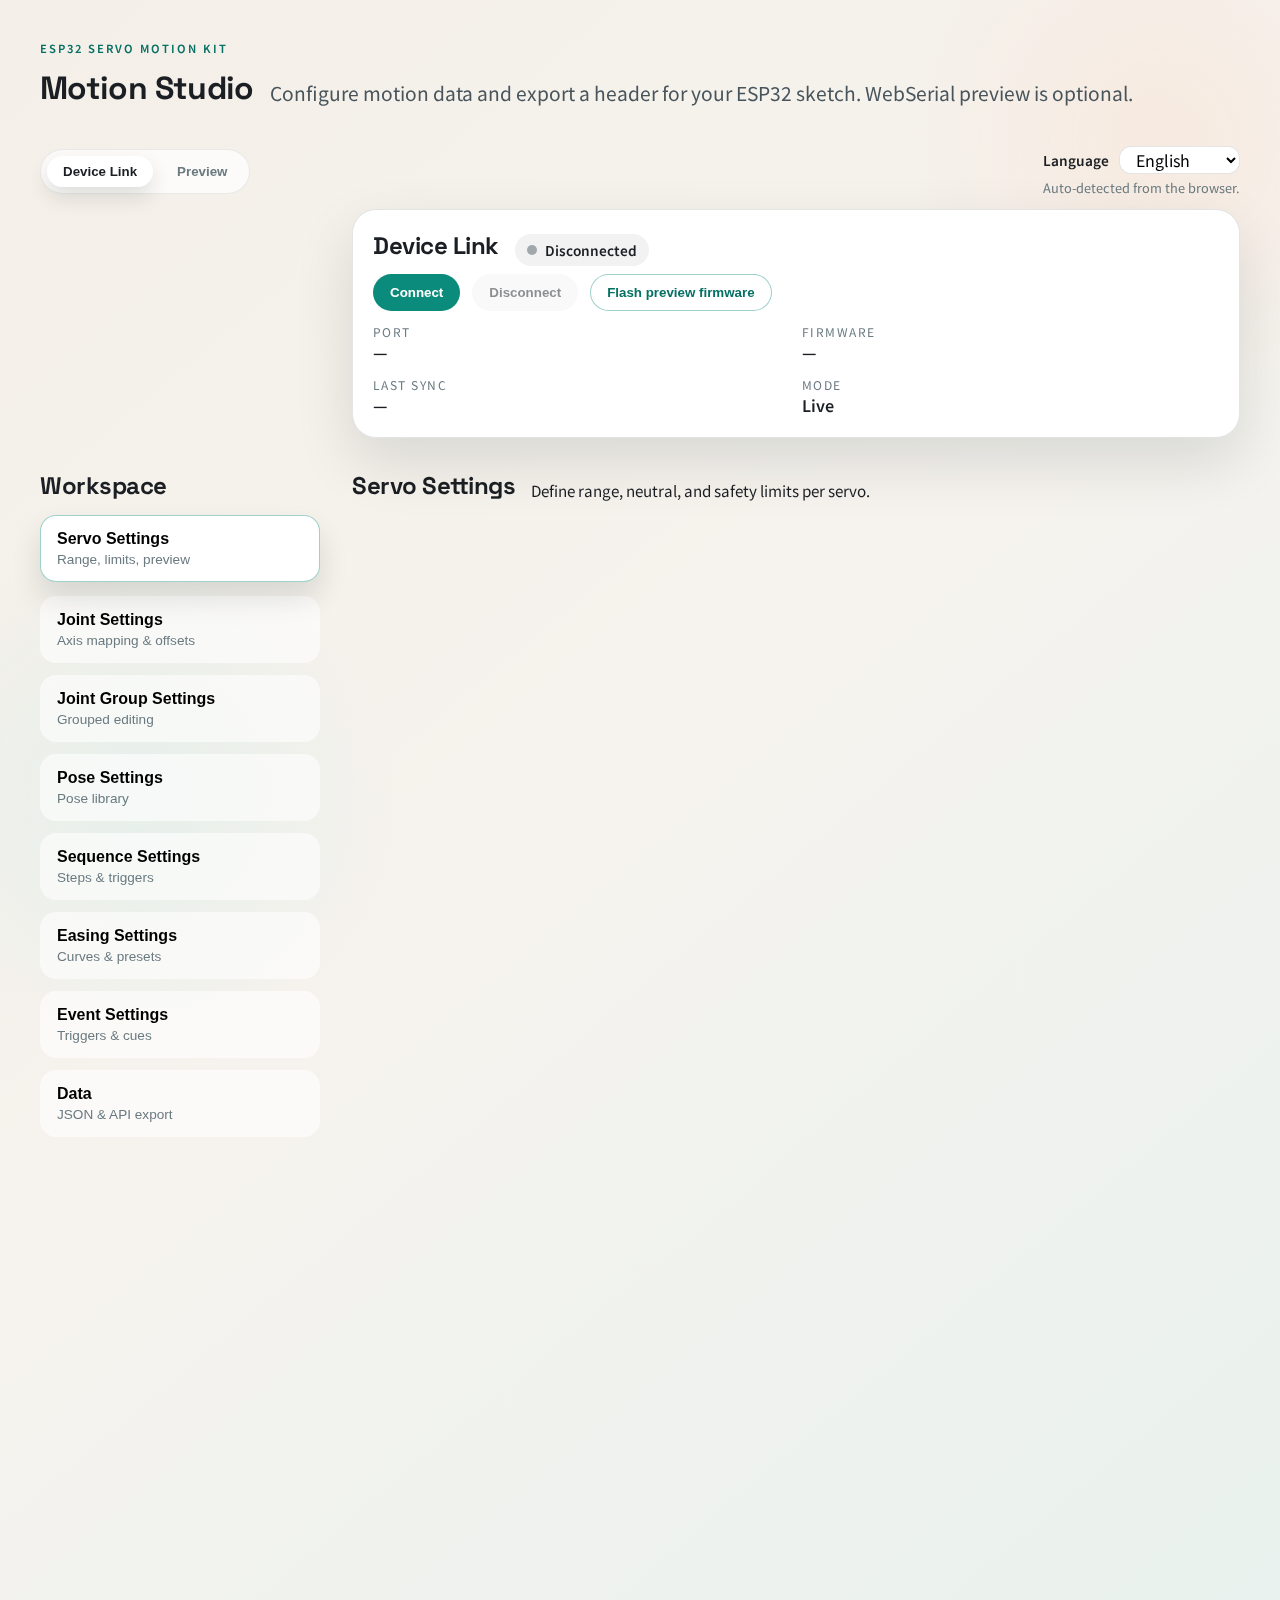
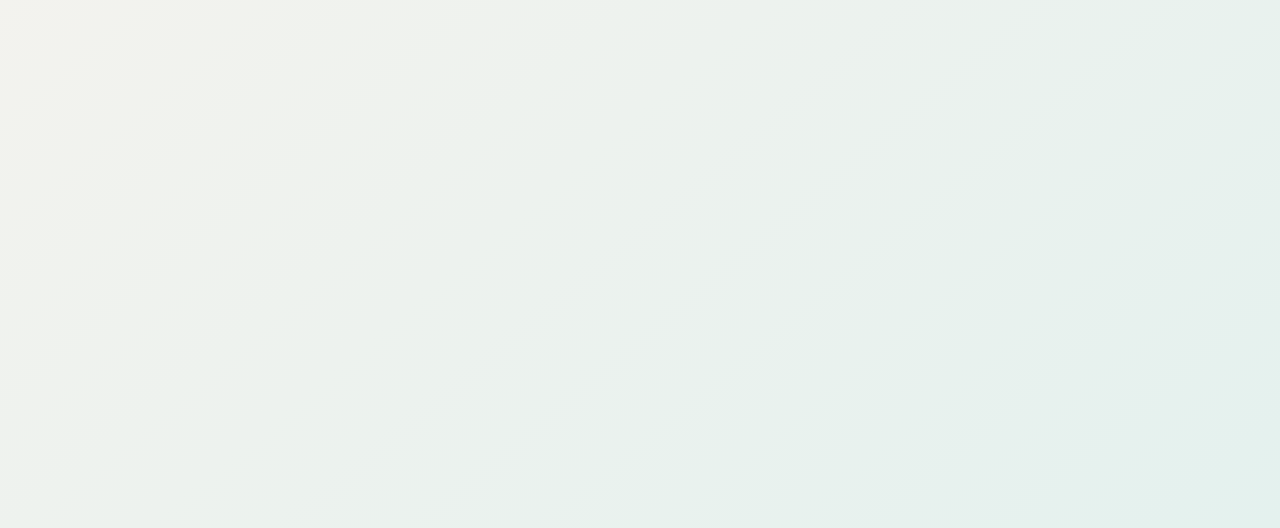
<file: docs/index.html>
<!DOCTYPE html>
<html lang="en">
<head>
  <meta charset="UTF-8" />
  <meta name="viewport" content="width=device-width, initial-scale=1.0" />
  <title>ESP32 Servo Motion Studio</title>
  <link rel="icon" href="./favicon.ico" sizes="any" />
  <link rel="preconnect" href="https://fonts.googleapis.com" />
  <link rel="preconnect" href="https://fonts.gstatic.com" crossorigin />
  <link
    href="https://fonts.googleapis.com/css2?family=Noto+Sans+JP:wght@400;500;700&family=Space+Grotesk:wght@400;500;600;700&display=swap"
    rel="stylesheet"
  />
  <link rel="stylesheet" href="./styles.css" />
</head>
<body>
  <div class="page">
    <header class="hero">
      <div class="hero-brand">
        <span class="eyebrow" data-i18n="app.eyebrow">ESP32 Servo Motion Kit</span>
        <div class="hero-title-row">
          <h1 data-i18n="app.title">Motion Studio</h1>
          <p class="lead" data-i18n="app.subtitle">
            Configure servo, joint, pose, motion, and sequence settings, then export a header for your ESP32 sketch.
            Preview via WebSerial is optional.
          </p>
        </div>
      </div>
      <div class="hero-panel">
        <div class="hero-tabs" data-hero-tabs>
          <div class="hero-tabbar">
            <div class="hero-tablist" role="tablist" aria-label="Hero">
              <button class="hero-tab is-active" role="tab" data-hero-tab="device" aria-selected="true"
                aria-controls="hero-device" data-i18n="device.title">
                Device Link
              </button>
              <button class="hero-tab" role="tab" data-hero-tab="preview" aria-selected="false"
                aria-controls="hero-preview" data-i18n="preview.title">
                Preview
              </button>
            </div>
            <div class="language-block">
              <label for="language-select" data-i18n="language.label">Language</label>
              <select id="language-select" data-i18n-aria="language.aria">
                <option value="en" data-i18n="language.option.en">English</option>
                <option value="ja" data-i18n="language.option.ja">日本語</option>
              </select>
              <p class="hint" data-i18n="language.hint">Auto-detected from the browser.</p>
            </div>
          </div>
          <div class="hero-tab-body">
            <section class="card insight-card hero-summary">
              <h3 data-i18n="insight.title">Workspace Snapshot</h3>
              <div class="card-actions">
                <button class="btn btn-ghost" id="project-new-button" type="button" data-i18n="project.new">New workspace</button>
                <button class="btn btn-outline" id="project-import-button" type="button" data-i18n="common.import">Import project</button>
                <button class="btn btn-secondary" id="project-save-button" type="button" data-i18n="common.save">Save project</button>
                <input class="visually-hidden" id="project-import-input" type="file" accept=".h,application/json" />
              </div>
            </section>
            <div class="hero-tab-panels">
              <section class="card hero-tab-panel is-active" id="hero-device" data-hero-panel="device" aria-hidden="false">
                <header class="panel-header">
                  <div>
                    <h2 data-i18n="device.title">Device Link</h2>
                  </div>
                  <div class="status-pill" id="status-pill">
                    <span class="status-dot"></span>
                    <span id="status-label" data-i18n="device.status.disconnected">Disconnected</span>
                  </div>
                </header>
                <div class="status-actions">
                  <button class="btn btn-primary" id="connect-button" type="button" data-i18n="device.actions.connect">
                    Connect
                  </button>
                  <button class="btn btn-ghost" id="disconnect-button" type="button" data-i18n="device.actions.disconnect">
                    Disconnect
                  </button>
                  <button class="btn btn-outline" id="flash-button" type="button" data-i18n="device.actions.flash">
                    Flash preview firmware
                  </button>
                </div>
                <div class="status-grid">
                  <div>
                    <span class="status-k" data-i18n="device.meta.port">Port</span>
                    <span class="status-v" id="port-label">—</span>
                  </div>
                  <div>
                    <span class="status-k" data-i18n="device.meta.firmware">Firmware</span>
                    <span class="status-v" id="firmware-label">—</span>
                  </div>
                  <div>
                    <span class="status-k" data-i18n="device.meta.sync">Last sync</span>
                    <span class="status-v" id="sync-label">—</span>
                  </div>
                  <div>
                    <span class="status-k" data-i18n="device.meta.mode">Mode</span>
                    <span class="status-v" id="mode-label" data-i18n="device.mode.live">Live</span>
                  </div>
                </div>
              </section>
              <section class="card hero-tab-panel" id="hero-preview" data-hero-panel="preview" aria-hidden="true" hidden>
                <header class="panel-header">
                  <div>
                  <h2 data-i18n="preview.title">Preview</h2>
                </div>
                </header>
                <div class="panel-grid panel-grid--workspace">
                <article class="panel-pane panel-pane--list">
                  <div class="servo-strip" role="list">
                    <div class="servo-card" role="listitem">
                      <div class="servo-card-header">
                        <div class="servo-card-title">servo_front_left</div>
                        <span class="chip">PWM</span>
                      </div>
                      <div class="servo-card-preview">
                        <div class="mini-dial">
                          <div class="mini-needle"></div>
                        </div>
                        <label class="servo-card-controls">
                          <span data-i18n="servo.preview.card.angle">Angle</span>
                          <div class="servo-card-inputs">
                            <input type="range" min="0" max="360" value="92" data-preview-card-angle />
                            <input type="number" min="0" max="360" value="92" data-preview-card-angle-input />
                          </div>
                        </label>
                      </div>
                    </div>
                    <div class="servo-card" role="listitem">
                      <div class="servo-card-header">
                        <div class="servo-card-title">servo_front_right</div>
                        <span class="chip">PWM</span>
                      </div>
                      <div class="servo-card-preview">
                        <div class="mini-dial">
                          <div class="mini-needle"></div>
                        </div>
                        <label class="servo-card-controls">
                          <span data-i18n="servo.preview.card.angle">Angle</span>
                          <div class="servo-card-inputs">
                            <input type="range" min="0" max="360" value="88" data-preview-card-angle />
                            <input type="number" min="0" max="360" value="88" data-preview-card-angle-input />
                          </div>
                        </label>
                      </div>
                    </div>
                    <div class="servo-card" role="listitem">
                      <div class="servo-card-header">
                        <div class="servo-card-title">servo_tail</div>
                        <span class="chip">TTL</span>
                      </div>
                      <div class="servo-card-preview">
                        <div class="mini-dial">
                          <div class="mini-needle"></div>
                        </div>
                        <label class="servo-card-controls">
                          <span data-i18n="servo.preview.card.angle">Angle</span>
                          <div class="servo-card-inputs">
                            <input type="range" min="0" max="360" value="120" data-preview-card-angle />
                            <input type="number" min="0" max="360" value="120" data-preview-card-angle-input />
                          </div>
                        </label>
                      </div>
                    </div>
                    <div class="servo-card" role="listitem">
                      <div class="servo-card-header">
                        <div class="servo-card-title">servo_aux_1</div>
                        <span class="chip">PWM</span>
                      </div>
                      <div class="servo-card-preview">
                        <div class="mini-dial">
                          <div class="mini-needle"></div>
                        </div>
                        <label class="servo-card-controls">
                          <span data-i18n="servo.preview.card.angle">Angle</span>
                          <div class="servo-card-inputs">
                            <input type="range" min="0" max="360" value="75" data-preview-card-angle />
                            <input type="number" min="0" max="360" value="75" data-preview-card-angle-input />
                          </div>
                        </label>
                      </div>
                    </div>
                  </div>
                </article>
              </div>
              </section>
            </div>
          </div>
        </div>
      </div>
    </header>

    <main class="workspace">
      <aside class="tab-rail" role="tablist" aria-label="Workspace" data-i18n-aria="tabs.heading">
        <div class="rail-header">
          <h2 data-i18n="tabs.heading">Workspace</h2>
        </div>
        <button class="tab-button is-active" data-tab="servo" role="tab" aria-selected="true" aria-controls="panel-servo">
          <span class="tab-title" data-i18n="tabs.servo">Servo Settings</span>
          <span class="tab-note" data-i18n="tabs.servo.note">PWM, limits, preview</span>
        </button>
        <button class="tab-button" data-tab="joint" role="tab" aria-selected="false" aria-controls="panel-joint">
          <span class="tab-title" data-i18n="tabs.joint">Joint Settings</span>
          <span class="tab-note" data-i18n="tabs.joint.note">Axis mapping & offsets</span>
        </button>
        <button class="tab-button" data-tab="joint-group" role="tab" aria-selected="false" aria-controls="panel-joint-group">
          <span class="tab-title" data-i18n="tabs.jointGroup">Joint Group Settings</span>
          <span class="tab-note" data-i18n="tabs.jointGroup.note">Grouped editing</span>
        </button>
        <button class="tab-button" data-tab="pose" role="tab" aria-selected="false" aria-controls="panel-pose">
          <span class="tab-title" data-i18n="tabs.pose">Pose Settings</span>
          <span class="tab-note" data-i18n="tabs.pose.note">Pose library</span>
        </button>
        <button class="tab-button" data-tab="sequence" role="tab" aria-selected="false" aria-controls="panel-sequence">
          <span class="tab-title" data-i18n="tabs.sequence">Sequence Settings</span>
          <span class="tab-note" data-i18n="tabs.sequence.note">Steps & triggers</span>
        </button>
        <button class="tab-button" data-tab="easing" role="tab" aria-selected="false" aria-controls="panel-easing">
          <span class="tab-title" data-i18n="tabs.easing">Easing Settings</span>
          <span class="tab-note" data-i18n="tabs.easing.note">Curves & presets</span>
        </button>
        <button class="tab-button" data-tab="event" role="tab" aria-selected="false" aria-controls="panel-event">
          <span class="tab-title" data-i18n="tabs.event">Event Settings</span>
          <span class="tab-note" data-i18n="tabs.event.note">Triggers & cues</span>
        </button>
        <button class="tab-button" data-tab="data" role="tab" aria-selected="false" aria-controls="panel-data">
          <span class="tab-title" data-i18n="tabs.data">Data</span>
          <span class="tab-note" data-i18n="tabs.data.note">JSON & API export</span>
        </button>
      </aside>

      <section class="tab-panels">
        <section class="tab-panel is-active" id="panel-servo" data-panel="servo" role="tabpanel" aria-label="Servo">
          <header class="panel-header">
            <h2 data-i18n="servo.title">Servo Settings</h2>
            <p class="panel-note" data-i18n="servo.desc">Define PWM range, neutral, and safety limits per servo.</p>
          </header>
          <div class="panel-grid panel-grid--workspace">
            <article class="card panel-pane panel-pane--list" style="--delay: 60ms;">
              <div class="list-header">
                <h3 data-i18n="servo.card.list">Servo List</h3>
                <div class="list-actions">
                  <button class="btn btn-outline" type="button" data-i18n="common.add" id="servo-add">Add</button>
                </div>
              </div>
              <label class="form-field list-filter">
                <span data-i18n="common.filter.label">Filter by ID</span>
                <div class="filter-input">
                  <input type="text" data-i18n-placeholder="common.filter.placeholder" placeholder="Filter by ID"
                    id="servo-filter-input" />
                  <button class="filter-clear" type="button" data-clear-for="servo-filter-input" aria-label="Clear">
                    ×
                  </button>
                </div>
              </label>
              <ul class="list" id="servo-list">
                <li class="list-item is-active">
                  <span>servo_front_left</span>
                  <span class="chip">PWM</span>
                </li>
                <li class="list-item">
                  <span>servo_front_right</span>
                  <span class="chip">PWM</span>
                </li>
                <li class="list-item">
                  <span>servo_tail</span>
                  <span class="chip">TTL</span>
                </li>
              </ul>
            </article>
            <article class="card panel-pane panel-pane--editor" style="--delay: 120ms;">
              <h3 data-i18n="servo.card.profile">Servo Profile</h3>
              <div class="form-grid">
                <label class="form-field">
                  <span data-i18n="servo.form.id">Servo ID</span>
                  <input type="text" data-i18n-placeholder="servo.form.id.placeholder" placeholder="servo_front_left"
                    id="servo-id-input" />
                  <span class="field-hint field-error" data-i18n="servo.form.id.duplicate" id="servo-id-error" hidden>
                    Servo ID must be unique.
                  </span>
                </label>
                <label class="form-field">
                  <span data-i18n="servo.form.displayOrder">Display order</span>
                  <input type="number" value="10" min="0" data-i18n-placeholder="servo.form.displayOrder.placeholder"
                    placeholder="10" id="servo-order-input" />
                </label>
                <label class="form-field form-field--full">
                  <span data-i18n="servo.form.description">Description</span>
                  <textarea rows="2" data-i18n-placeholder="servo.form.description.placeholder"
                    placeholder="Left shoulder servo for v1 prototype" id="servo-description-input"></textarea>
                </label>
                <label class="form-field">
                  <span data-i18n="servo.form.type">Type</span>
                  <select data-servo-type-select id="servo-type-select">
                    <option value="pwm" data-i18n="servo.form.type.pwm">PWM</option>
                    <option value="ttl" data-i18n="servo.form.type.ttl">TTL/Bus</option>
                  </select>
                </label>
                <label class="form-field">
                  <span data-i18n="servo.form.mode">Mode</span>
                  <select id="servo-mode-select">
                    <option value="position" data-i18n="servo.form.mode.position">Position (180°)</option>
                    <option value="wheel" data-i18n="servo.form.mode.wheel">Wheel (360°)</option>
                  </select>
                </label>
                <label class="form-field">
                  <span data-i18n="servo.form.previewOffset">Preview offset (deg)</span>
                  <input type="number" value="0" data-preview-offset-input id="servo-preview-offset-input" />
                </label>
                <label class="form-field">
                  <span data-i18n="servo.form.previewDirection">Preview direction</span>
                  <select data-preview-direction-select id="servo-preview-direction-select">
                    <option value="cw" data-i18n="servo.form.previewDirection.cw">Clockwise</option>
                    <option value="ccw" data-i18n="servo.form.previewDirection.ccw">Counterclockwise</option>
                  </select>
                </label>
              </div>
              <div class="servo-type-group is-active" data-servo-type-group="pwm" aria-hidden="false">
                <div class="form-grid">
                  <label class="form-field">
                    <span data-i18n="servo.form.pin">PWM Pin</span>
                    <input type="number" value="18" min="0" id="servo-pwm-pin-input" />
                  </label>
                  <label class="form-field">
                    <span data-i18n="servo.form.pwm.freq">PWM Frequency (Hz)</span>
                    <input type="number" value="50" min="1" id="servo-pwm-freq-input" />
                  </label>
                  <label class="form-field">
                    <span data-i18n="servo.form.pwm.pulseMin">Pulse min (us)</span>
                    <input type="number" value="500" min="0" id="servo-pwm-pulse-min-input" />
                  </label>
                  <label class="form-field">
                    <span data-i18n="servo.form.pwm.pulseMax">Pulse max (us)</span>
                    <input type="number" value="2400" min="0" id="servo-pwm-pulse-max-input" />
                  </label>
                  <label class="form-field">
                    <span data-i18n="servo.form.pwm.center">Pulse center (us)</span>
                    <input type="number" value="1500" min="0" id="servo-pwm-center-input" />
                  </label>
                  <label class="form-field">
                    <span data-i18n="servo.form.pwm.deadband">Deadband (us)</span>
                    <input type="number" value="5" min="0" id="servo-pwm-deadband-input" />
                  </label>
                  <label class="form-field">
                    <span data-i18n="servo.form.pwm.speed">Speed limit (deg/s)</span>
                    <input type="number" value="300" min="0" id="servo-pwm-speed-input" />
                  </label>
                  <label class="form-field">
                    <span data-i18n="servo.form.pwm.angleMin">Angle min (deg)</span>
                    <input type="number" value="0" min="0" max="360" id="servo-pwm-angle-min-input" />
                  </label>
                  <label class="form-field">
                    <span data-i18n="servo.form.pwm.angleMax">Angle max (deg)</span>
                    <input type="number" value="180" min="0" max="360" id="servo-pwm-angle-max-input" />
                  </label>
                  <label class="form-field">
                    <span data-i18n="servo.form.pwm.offset">Offset (deg)</span>
                    <input type="number" value="0" min="-90" max="90" id="servo-pwm-offset-input" />
                  </label>
                </div>
              </div>
              <div class="servo-type-group" data-servo-type-group="ttl" aria-hidden="true" hidden>
                <p class="muted" data-i18n="servo.form.ttl.note">
                  TTL/Bus fields are defined later. Preview UI shows placeholders.
                </p>
                <div class="form-grid">
                  <label class="form-field">
                    <span data-i18n="servo.form.ttl.address">Bus address</span>
                    <input type="number" value="1" min="0" id="servo-ttl-address-input" />
                  </label>
                  <label class="form-field">
                    <span data-i18n="servo.form.ttl.bus">UART bus</span>
                    <input type="text" value="UART0" id="servo-ttl-bus-input" />
                  </label>
                  <label class="form-field">
                    <span data-i18n="servo.form.pwm.speed">Speed limit (deg/s)</span>
                    <input type="number" value="300" min="0" id="servo-ttl-speed-input" />
                  </label>
                  <label class="form-field">
                    <span data-i18n="servo.form.pwm.angleMin">Angle min (deg)</span>
                    <input type="number" value="0" min="0" max="360" id="servo-ttl-angle-min-input" />
                  </label>
                  <label class="form-field">
                    <span data-i18n="servo.form.pwm.angleMax">Angle max (deg)</span>
                    <input type="number" value="180" min="0" max="360" id="servo-ttl-angle-max-input" />
                  </label>
                  <label class="form-field">
                    <span data-i18n="servo.form.pwm.offset">Offset (deg)</span>
                    <input type="number" value="0" min="-90" max="90" id="servo-ttl-offset-input" />
                  </label>
                </div>
              </div>
              <p class="muted" data-i18n="servo.form.angle.note">
                Angle min/max map to pulse min/max. Use joint limits to constrain usable motion.
              </p>
              <div class="card-actions">
                <button class="btn btn-secondary" type="button" data-i18n="common.save" id="servo-save">Save</button>
                <button class="btn btn-outline" type="button" data-i18n="common.duplicate" id="servo-duplicate">
                  Duplicate
                </button>
                <button class="btn btn-ghost" type="button" data-i18n="common.deleteSelected" id="servo-delete">
                  Delete selected
                </button>
              </div>
            </article>
            <article class="card card--accent panel-pane panel-pane--aux" style="--delay: 180ms;">
              <h3 data-i18n="servo.card.preview">Live Preview</h3>
              <div class="preview-dial">
                <div class="dial-face"></div>
                <div class="dial-needle"></div>
              </div>
              <label class="form-field">
                <div class="form-field-row">
                  <span data-i18n="servo.preview.angle">Preview angle</span>
                </div>
                <div class="form-field-row">
                  <input type="range" min="0" max="360" value="90" id="servo-preview-angle" />
                  <input type="number" min="0" max="360" value="90" id="servo-preview-angle-input" />
                </div>
              </label>
              <p class="muted preview-note" data-i18n="servo.preview.offset.note">
                Example: Set preview offset to 270° (or -90°) to start from the left. Use clockwise or
                counterclockwise to flip the rotation direction.
              </p>
              <div class="panel-pill">
                <h4 data-i18n="servo.usage.title">Usage</h4>
                <div class="mini-list" id="servo-usage-list"></div>
              </div>
            </article>
          </div>
        </section>

        <section class="tab-panel" id="panel-joint" data-panel="joint" role="tabpanel" aria-label="Joint">
          <header class="panel-header">
            <h2 data-i18n="joint.title">Joint Settings</h2>
            <p class="panel-note" data-i18n="joint.desc">Bind logical axes to one or more servos.</p>
          </header>
          <div class="panel-grid panel-grid--workspace">
            <article class="card panel-pane panel-pane--list" style="--delay: 60ms;">
              <div class="list-header">
                <h3 data-i18n="joint.card.list">Joint List</h3>
                <div class="list-actions">
                  <button class="btn btn-outline" type="button" data-i18n="common.add" id="joint-add">Add</button>
                </div>
              </div>
              <label class="form-field list-filter">
                <span data-i18n="common.filter.label">Filter by ID</span>
                <div class="filter-input">
                  <input type="text" data-i18n-placeholder="common.filter.placeholder" placeholder="Filter by ID"
                    id="joint-filter-input" />
                  <button class="filter-clear" type="button" data-clear-for="joint-filter-input" aria-label="Clear">
                    ×
                  </button>
                </div>
              </label>
              <ul class="list" id="joint-list"></ul>
            </article>
            <article class="card panel-pane panel-pane--editor" style="--delay: 120ms;">
              <h3 data-i18n="joint.card.settings">Joint Settings</h3>
              <div class="form-grid">
                <label class="form-field">
                  <span data-i18n="joint.form.id">Joint ID</span>
                  <input type="text" data-i18n-placeholder="joint.form.id.placeholder" placeholder="yaw"
                    id="joint-id-input" />
                  <span class="field-hint field-error" data-i18n="joint.form.id.duplicate" id="joint-id-error" hidden>
                    Joint ID must be unique.
                  </span>
                </label>
                <label class="form-field">
                  <span data-i18n="common.form.displayOrder">Display order</span>
                  <input type="number" value="10" min="0" data-i18n-placeholder="common.form.displayOrder.placeholder"
                    placeholder="10" id="joint-order-input" />
                </label>
                <label class="form-field form-field--full">
                  <span data-i18n="common.form.description">Description</span>
                  <textarea rows="2" data-i18n-placeholder="common.form.description.placeholder"
                    placeholder="Joint for head yaw" id="joint-description-input"></textarea>
                </label>
                <label class="form-field">
                  <span data-i18n="joint.form.previewOffset">Preview offset (deg)</span>
                  <input type="number" value="0" id="joint-preview-offset-input" />
                </label>
                <label class="form-field">
                  <span data-i18n="joint.form.previewDirection">Preview direction</span>
                  <select id="joint-preview-direction-select">
                    <option value="cw" data-i18n="joint.form.previewDirection.cw">Clockwise</option>
                    <option value="ccw" data-i18n="joint.form.previewDirection.ccw">Counterclockwise</option>
                  </select>
                </label>
                <label class="form-field">
                  <span data-i18n="joint.form.rangeMin">Servo min (deg)</span>
                  <input type="number" id="joint-range-min-input" readonly aria-readonly="true" />
                </label>
                <label class="form-field">
                  <span data-i18n="joint.form.rangeMax">Servo max (deg)</span>
                  <input type="number" id="joint-range-max-input" readonly aria-readonly="true" />
                </label>
              </div>
              <p class="muted" data-i18n="joint.targets.note">Select target servos.</p>
              <div class="mini-list" id="joint-servo-list"></div>
              <div class="card-actions">
                <button class="btn btn-secondary" type="button" data-i18n="common.save" id="joint-save">Save</button>
                <button class="btn btn-outline" type="button" data-i18n="common.duplicate" id="joint-duplicate">
                  Duplicate
                </button>
                <button class="btn btn-ghost" type="button" data-i18n="common.deleteSelected" id="joint-delete">
                  Delete selected
                </button>
              </div>
            </article>
            <article class="card panel-pane panel-pane--aux" style="--delay: 180ms;">
              <h3 data-i18n="joint.servo.title">Servo Settings</h3>
              <div class="form-grid">
                <div class="form-field">
                  <span data-i18n="joint.servo.id">Target servo</span>
                  <div class="form-value" id="joint-servo-target">servo_front_left</div>
                </div>
                <label class="form-field form-field--toggle">
                  <span data-i18n="joint.servo.direction">Reverse direction</span>
                  <input type="checkbox" id="joint-servo-direction-input" />
                </label>
                <label class="form-field">
                  <span data-i18n="joint.servo.offset">Servo offset (deg)</span>
                  <input type="number" value="0" min="-90" max="90" id="joint-servo-offset-input" />
                </label>
                <label class="form-field">
                  <span data-i18n="joint.servo.min">Servo min (deg)</span>
                  <input type="number" value="0" min="0" max="360" id="joint-servo-min-input" />
                  <span class="field-hint" id="joint-servo-min-hint"></span>
                </label>
                <label class="form-field">
                  <span data-i18n="joint.servo.max">Servo max (deg)</span>
                  <input type="number" value="180" min="0" max="360" id="joint-servo-max-input" />
                  <span class="field-hint" id="joint-servo-max-hint"></span>
                </label>
              </div>
              <div class="card-actions">
                <button class="btn btn-secondary" type="button" data-i18n="common.save" id="joint-servo-save">Save</button>
              </div>
              <div class="panel-pill">
                <h4 data-i18n="joint.usage.title">Usage</h4>
                <div class="mini-list" id="joint-usage-list"></div>
              </div>
            </article>
          </div>
        </section>

        <section class="tab-panel" id="panel-joint-group" data-panel="joint-group" role="tabpanel" aria-label="Joint Group">
          <header class="panel-header">
            <h2 data-i18n="jointGroup.title">Joint Group Settings</h2>
            <p class="panel-note" data-i18n="jointGroup.desc">Bundle joints for quick selection and batch edits.</p>
          </header>
          <div class="panel-grid panel-grid--workspace">
            <article class="card panel-pane panel-pane--list" style="--delay: 60ms;">
              <div class="list-header">
                <h3 data-i18n="jointGroup.card.list">Group List</h3>
                <div class="list-actions">
                  <button class="btn btn-outline" type="button" data-i18n="common.add" id="joint-group-add">Add</button>
                </div>
              </div>
              <label class="form-field list-filter">
                <span data-i18n="common.filter.label">Filter by ID</span>
                <div class="filter-input">
                  <input type="text" data-i18n-placeholder="common.filter.placeholder" placeholder="Filter by ID"
                    id="joint-group-filter-input" />
                  <button class="filter-clear" type="button" data-clear-for="joint-group-filter-input" aria-label="Clear">
                    ×
                  </button>
                </div>
              </label>
              <ul class="list" id="joint-group-list"></ul>
            </article>
            <article class="card panel-pane panel-pane--editor" style="--delay: 120ms;">
              <h3 data-i18n="jointGroup.card.editor">Group Editor</h3>
              <div class="form-grid">
                <label class="form-field">
                  <span data-i18n="jointGroup.form.id">Group ID</span>
                  <input type="text" data-i18n-placeholder="jointGroup.form.id.placeholder" placeholder="jg_upper"
                    id="joint-group-id-input" />
                  <span class="field-hint field-error" data-i18n="jointGroup.form.id.duplicate" id="joint-group-id-error"
                    hidden>
                    Group ID must be unique.
                  </span>
                </label>
                <label class="form-field">
                  <span data-i18n="common.form.displayOrder">Display order</span>
                  <input type="number" value="10" min="0" data-i18n-placeholder="common.form.displayOrder.placeholder"
                    placeholder="10" id="joint-group-order-input" />
                </label>
                <label class="form-field form-field--full">
                  <span data-i18n="common.form.description">Description</span>
                  <textarea rows="2" data-i18n-placeholder="common.form.description.placeholder"
                    placeholder="Upper body group" id="joint-group-description-input"></textarea>
                </label>
              </div>
              <p class="muted" data-i18n="jointGroup.targets.note">Select joints in this group.</p>
              <div class="mini-list" id="joint-group-joint-list"></div>
              <div class="card-actions">
                <button class="btn btn-secondary" type="button" data-i18n="common.save" id="joint-group-save">Save</button>
                <button class="btn btn-outline" type="button" data-i18n="common.duplicate" id="joint-group-duplicate">
                  Duplicate
                </button>
                <button class="btn btn-ghost" type="button" data-i18n="common.deleteSelected" id="joint-group-delete">
                  Delete selected
                </button>
              </div>
            </article>
            <article class="card panel-pane panel-pane--aux" style="--delay: 180ms;">
              <h3 data-i18n="jointGroup.card.summary">Selected Joint</h3>
              <div class="form-grid">
                <div class="form-field">
                  <span data-i18n="jointGroup.summary.id">Joint ID</span>
                  <div class="form-value" id="joint-group-selected">yaw</div>
                </div>
                <div class="form-field">
                  <span data-i18n="jointGroup.summary.servos">Servos</span>
                  <div class="form-value" id="joint-group-servos">2</div>
                </div>
              </div>
              <div class="panel-pill">
                <h4 data-i18n="jointGroup.usage.title">Usage</h4>
                <div class="mini-list" id="joint-group-usage-list"></div>
              </div>
            </article>
          </div>
        </section>

        <section class="tab-panel" id="panel-pose" data-panel="pose" role="tabpanel" aria-label="Pose">
          <header class="panel-header">
            <h2 data-i18n="pose.title">Pose Settings</h2>
            <p class="panel-note" data-i18n="pose.desc">Capture and edit joint angles as reusable poses.</p>
          </header>
          <div class="panel-grid panel-grid--workspace">
            <article class="card panel-pane panel-pane--list" style="--delay: 60ms;">
              <div class="list-header">
                <h3 data-i18n="pose.card.list">Pose List</h3>
                <div class="list-actions">
                  <button class="btn btn-outline" type="button" data-i18n="common.add" id="pose-add">Add</button>
                </div>
              </div>
              <label class="form-field list-filter">
                <span data-i18n="common.filter.label">Filter by ID</span>
                <div class="filter-input">
                  <input type="text" data-i18n-placeholder="common.filter.placeholder" placeholder="Filter by ID"
                    id="pose-filter-input" />
                  <button class="filter-clear" type="button" data-clear-for="pose-filter-input" aria-label="Clear">
                    ×
                  </button>
                </div>
              </label>
              <ul class="list" id="pose-list"></ul>
            </article>
            <article class="card panel-pane panel-pane--editor" style="--delay: 120ms;">
              <h3 data-i18n="pose.card.editor">Pose Editor</h3>
              <div class="form-grid">
                <label class="form-field">
                  <span data-i18n="pose.editor.id">Pose ID</span>
                  <input type="text" data-i18n-placeholder="pose.editor.id.placeholder" placeholder="p_wave"
                    id="pose-id-input" />
                  <span class="field-hint field-error" data-i18n="pose.form.id.duplicate" id="pose-id-error" hidden>
                    Pose ID must be unique.
                  </span>
                </label>
                <label class="form-field">
                  <span data-i18n="common.form.displayOrder">Display order</span>
                  <input type="number" value="10" min="0" data-i18n-placeholder="common.form.displayOrder.placeholder"
                    placeholder="10" id="pose-order-input" />
                </label>
                <label class="form-field form-field--full">
                  <span data-i18n="common.form.description">Description</span>
                  <textarea rows="2" data-i18n-placeholder="common.form.description.placeholder"
                    placeholder="Neutral pose for start" id="pose-description-input"></textarea>
                </label>
                <label class="form-field">
                  <span data-i18n="pose.editor.group">Joint group</span>
                  <select id="pose-group-select"></select>
                </label>
              </div>
              <p class="muted" data-i18n="pose.editor.axes.note">Axes from the selected joint group.</p>
              <div class="mini-list" id="pose-axis-list"></div>
              <h4 class="card-subtitle" data-i18n="pose.triggers.title">Trigger Settings</h4>
              <div class="trigger-list">
                <label class="trigger-row">
                  <span data-i18n="pose.triggers.start">Pose start</span>
                  <select id="pose-trigger-start"></select>
                </label>
                <label class="trigger-row">
                  <span data-i18n="pose.triggers.reached">Pose reached</span>
                  <select id="pose-trigger-reached"></select>
                </label>
                <label class="trigger-row">
                  <span data-i18n="pose.triggers.end">Pose end</span>
                  <select id="pose-trigger-end"></select>
                </label>
                <label class="trigger-row">
                  <span data-i18n="pose.triggers.overrun">Time overrun</span>
                  <select id="pose-trigger-overrun"></select>
                </label>
              </div>
              <p class="muted" data-i18n="pose.triggers.note">
                Pose reached triggers when the sequence movement completes. Pose end triggers after the sequence hold time.
              </p>
              <p class="muted" data-i18n="pose.triggers.overrun.note">
                Time overrun triggers when speed limits extend the move beyond the specified duration.
              </p>
              <div class="card-actions">
                <button class="btn btn-secondary" type="button" data-i18n="common.save" id="pose-save">Save</button>
                <button class="btn btn-outline" type="button" data-i18n="common.duplicate" id="pose-duplicate">
                  Duplicate
                </button>
                <button class="btn btn-ghost" type="button" data-i18n="common.deleteSelected" id="pose-delete">
                  Delete selected
                </button>
              </div>
            </article>
            <article class="card panel-pane panel-pane--aux" style="--delay: 180ms;">
              <h3 data-i18n="pose.axis.title">Axis Settings</h3>
              <div class="form-grid">
                <div class="form-field">
                  <span data-i18n="pose.axis.id">Axis</span>
                  <div class="form-value" id="pose-axis-target">yaw</div>
                </div>
              </div>
              <div class="servo-preview-card">
                <div class="dial mini-dial" data-servo-card-dial>
                  <div class="needle mini-needle" style="transform: translateX(-50%) rotate(10deg);"></div>
                </div>
                <div class="servo-inputs">
                  <label class="form-field">
                    <span data-i18n="pose.axis.value">Angle (deg)</span>
                    <div class="form-field-row">
                      <input type="range" min="0" max="360" value="20" id="pose-axis-range" />
                      <input type="number" value="20" id="pose-axis-input" min="0" max="360" />
                    </div>
                    <p class="field-hint" data-i18n="pose.axis.rangeNote" id="pose-axis-range-note">
                      Range: 0-360 deg
                    </p>
                  </label>
                </div>
              </div>
              <div class="panel-pill">
                <h4 data-i18n="pose.control.title">Control</h4>
                <label class="form-field">
                  <span data-i18n="pose.control.startPose">Start pose</span>
                  <select id="pose-control-start"></select>
                </label>
                <div class="form-grid">
                  <label class="form-field">
                    <span data-i18n="pose.control.duration">Move duration (ms)</span>
                    <input type="number" value="500" id="pose-control-duration" />
                  </label>
                  <label class="form-field">
                    <span data-i18n="pose.control.easing">Base easing</span>
                    <select id="pose-control-easing"></select>
                  </label>
                </div>
                <h4 class="card-subtitle" data-i18n="pose.control.axisEasing">Axis easing overrides</h4>
                <div class="mini-list" id="pose-control-axis-easing"></div>
                <button class="btn btn-secondary" type="button" data-i18n="pose.control.go" id="pose-control-go">
                  Move to target
                </button>
                <p class="muted" data-i18n="pose.control.note">
                  Move to the base pose first, then preview using the move duration and easing settings.
                </p>
              </div>
              <div class="panel-pill">
                <h4 data-i18n="pose.usage.title">Usage</h4>
                <div class="mini-list" id="pose-usage-list"></div>
              </div>
            </article>
          </div>
        </section>

        <section class="tab-panel" id="panel-sequence" data-panel="sequence" role="tabpanel" aria-label="Sequence">
          <header class="panel-header">
            <h2 data-i18n="sequence.title">Sequence Settings</h2>
            <p class="panel-note" data-i18n="sequence.desc">Compose steps, triggers, and reusable sequences for header export.</p>
          </header>
          <div class="panel-grid panel-grid--workspace">
            <article class="card panel-pane panel-pane--list" style="--delay: 60ms;">
              <div class="list-header">
                <h3 data-i18n="sequence.card.list">Sequence List</h3>
                <div class="list-actions">
                  <button class="btn btn-outline" type="button" data-i18n="common.add" id="sequence-add">Add</button>
                </div>
              </div>
              <label class="form-field list-filter">
                <span data-i18n="common.filter.label">Filter by ID</span>
                <div class="filter-input">
                  <input type="text" data-i18n-placeholder="common.filter.placeholder" placeholder="Filter by ID"
                    id="sequence-filter-input" />
                  <button class="filter-clear" type="button" data-clear-for="sequence-filter-input" aria-label="Clear">
                    ×
                  </button>
                </div>
              </label>
              <ul class="list" id="sequence-list"></ul>
            </article>
            <article class="card panel-pane panel-pane--editor" style="--delay: 120ms;">
              <div class="form-grid">
                <label class="form-field">
                  <span data-i18n="sequence.form.id">Sequence ID</span>
                  <input type="text" value="seq_demo" id="sequence-id-input" />
                  <span class="field-hint field-error" data-i18n="sequence.form.id.duplicate" id="sequence-id-error" hidden>
                    Sequence ID must be unique.
                  </span>
                </label>
                <label class="form-field">
                  <span data-i18n="common.form.displayOrder">Display order</span>
                  <input type="number" value="10" min="0" data-i18n-placeholder="common.form.displayOrder.placeholder"
                    placeholder="10" id="sequence-order-input" />
                </label>
                <label class="form-field form-field--full">
                  <span data-i18n="common.form.description">Description</span>
                  <textarea rows="2" data-i18n-placeholder="common.form.description.placeholder"
                    placeholder="Sequence used in demo" id="sequence-description-input"></textarea>
                </label>
              </div>
              <h3 data-i18n="sequence.card.steps">Sequence Steps</h3>
              <ol class="step-list" id="sequence-step-list"></ol>
              <div class="step-actions">
                <button class="btn btn-outline" type="button" data-i18n="sequence.steps.add" id="sequence-step-add">
                  Add step
                </button>
                <div class="step-move">
                  <button class="btn btn-ghost" type="button" data-i18n="sequence.steps.moveUp" id="sequence-step-up">
                    Move up
                  </button>
                  <button class="btn btn-ghost" type="button" data-i18n="sequence.steps.moveDown" id="sequence-step-down">
                    Move down
                  </button>
                </div>
              </div>
              <h4 class="card-subtitle" data-i18n="sequence.triggers.title">Trigger Settings</h4>
              <div class="trigger-list">
                <label class="trigger-row">
                  <span data-i18n="sequence.triggers.start">Sequence start</span>
                  <select id="sequence-trigger-start"></select>
                </label>
                <label class="trigger-row">
                  <span data-i18n="sequence.triggers.end">Sequence end</span>
                  <select id="sequence-trigger-end"></select>
                </label>
              </div>
              <div class="card-actions">
                <button class="btn btn-secondary" type="button" data-i18n="common.save" id="sequence-save">Save</button>
                <button class="btn btn-outline" type="button" data-i18n="common.duplicate" id="sequence-duplicate">
                  Duplicate
                </button>
                <button class="btn btn-ghost" type="button" data-i18n="common.deleteSelected" id="sequence-delete">
                  Delete selected
                </button>
              </div>
            </article>
            <article class="card panel-pane panel-pane--aux" style="--delay: 180ms;">
              <h3 data-i18n="sequence.target.title">Target Settings</h3>
              <div class="form-grid">
                <label class="form-field">
                  <span data-i18n="sequence.target.type">Target type</span>
                  <select id="sequence-target-type">
                    <option value="pose" data-i18n="sequence.target.type.pose">Pose</option>
                    <option value="sequence" data-i18n="sequence.target.type.sequence">Sequence</option>
                  </select>
                </label>
                <label class="form-field">
                  <span data-i18n="sequence.target.id">Target</span>
                  <select id="sequence-target-id"></select>
                </label>
              </div>
              <div class="form-grid" data-sequence-target-group="pose">
                <label class="form-field">
                  <span data-i18n="sequence.pose.duration">Move duration (ms)</span>
                  <input type="number" value="500" id="sequence-pose-duration" />
                </label>
                <label class="form-field">
                  <span data-i18n="sequence.pose.easing">Base easing</span>
                  <select id="sequence-pose-easing"></select>
                </label>
              </div>
              <h4 class="card-subtitle" data-i18n="sequence.pose.axisEasing" data-sequence-target-group="pose">
                Axis easing overrides
              </h4>
              <div class="mini-list" id="sequence-axis-easing" data-sequence-target-group="pose"></div>
              <div class="panel-pill">
                <h4 data-i18n="sequence.control.title">Control</h4>
                <label class="form-field">
                  <span data-i18n="sequence.control.startPose">Start pose</span>
                  <select id="sequence-control-start"></select>
                </label>
                <button class="btn btn-secondary" type="button" data-i18n="sequence.control.go" id="sequence-control-go">
                  Move to target
                </button>
                <p class="muted" data-i18n="sequence.control.note">
                  Move to the base pose first, then play the configured sequence from the beginning.
                </p>
              </div>
              <div class="panel-pill">
                <h4 data-i18n="sequence.usage.title">Usage</h4>
                <div class="mini-list" id="sequence-usage-list"></div>
              </div>
            </article>
          </div>
        </section>

        <section class="tab-panel" id="panel-easing" data-panel="easing" role="tabpanel" aria-label="Easing">
          <header class="panel-header">
            <h2 data-i18n="easing.title">Easing Settings</h2>
            <p class="panel-note" data-i18n="easing.desc">Manage easing presets and custom curves.</p>
          </header>
          <div class="panel-grid panel-grid--workspace">
            <article class="card panel-pane panel-pane--list" style="--delay: 60ms;">
              <div class="list-header">
                <h3 data-i18n="easing.card.list">Easing List</h3>
                <div class="list-actions">
                  <button class="btn btn-outline" type="button" data-i18n="common.add" id="easing-add">Add</button>
                </div>
              </div>
              <label class="form-field list-filter">
                <span data-i18n="common.filter.label">Filter by ID</span>
                <div class="filter-input">
                  <input type="text" data-i18n-placeholder="common.filter.placeholder" placeholder="Filter by ID"
                    id="easing-filter-input" />
                  <button class="filter-clear" type="button" data-clear-for="easing-filter-input" aria-label="Clear">
                    ×
                  </button>
                </div>
              </label>
              <ul class="list" id="easing-list">
                <li class="list-item is-active">
                  <span>e_smooth</span>
                  <span class="chip" data-i18n="easing.list.preset">Preset</span>
                </li>
                <li class="list-item">
                  <span>e_linear</span>
                  <span class="chip" data-i18n="easing.list.preset">Preset</span>
                </li>
                <li class="list-item">
                  <span>e_scurve_strong</span>
                  <span class="chip" data-i18n="easing.list.custom">Custom</span>
                </li>
              </ul>
            </article>
            <article class="card panel-pane panel-pane--editor" style="--delay: 120ms;">
              <h3 data-i18n="easing.card.editor">Curve Editor</h3>
              <div class="form-grid">
                <label class="form-field">
                  <span data-i18n="easing.form.id">Easing ID</span>
                  <input type="text" value="e_smooth" id="easing-id-input" />
                </label>
                <label class="form-field">
                  <span data-i18n="common.form.displayOrder">Display order</span>
                  <input type="number" value="10" min="0" data-i18n-placeholder="common.form.displayOrder.placeholder"
                    placeholder="10" id="easing-order-input" />
                </label>
                <label class="form-field form-field--full">
                  <span data-i18n="common.form.description">Description</span>
                  <textarea rows="2" data-i18n-placeholder="common.form.description.placeholder"
                    placeholder="Smooth easing for demo" id="easing-description-input"></textarea>
                </label>
                <label class="form-field form-field--full">
                  <span data-i18n="easing.form.type">Type</span>
                  <select data-easing-type-select id="easing-type-select">
                    <option value="warpcurve" data-i18n="easing.form.type.warpcurve">WarpCurve</option>
                    <option value="linear" data-i18n="easing.form.preset.linear">Linear</option>
                  </select>
                </label>
                <div class="easing-params form-field--full" data-easing-type-group="warpcurve" aria-hidden="true" hidden>
                  <div class="form-grid">
                    <label class="form-field form-field--full">
                      <span data-i18n="easing.param.shape">Shape (0-255)</span>
                      <input type="number" value="180" min="0" max="255" data-easing-param="shape" />
                      <span class="field-hint" data-i18n="easing.param.shape.note">0=Linear, 120=Soft, 180=Normal, 230=Hard</span>
                    </label>
                    <label class="form-field form-field--full">
                      <span data-i18n="easing.param.bias">Bias (0-255)</span>
                      <input type="number" value="128" min="0" max="255" data-easing-param="bias" />
                      <span class="field-hint" data-i18n="easing.param.bias.note">0=EaseIn, 128=InOut, 255=EaseOut</span>
                    </label>
                    <label class="form-field form-field--full">
                      <span data-i18n="easing.param.symmetry">Symmetry (0-255)</span>
                      <input type="number" value="128" min="0" max="255" data-easing-param="symmetry" />
                      <span class="field-hint" data-i18n="easing.param.symmetry.note">128 recommended in v1.</span>
                    </label>
                    <label class="form-field form-field--full">
                      <span data-i18n="easing.param.overshoot">Overshoot (0-255)</span>
                      <input type="number" value="0" min="0" max="255" data-easing-param="overshoot" />
                      <span class="field-hint" data-i18n="easing.param.overshoot.note">0=None, 40=Small, 80=Med, 140=Big</span>
                    </label>
                    <label class="form-field form-field--full">
                      <span data-i18n="easing.param.overshootTiming">Overshoot timing (0-255)</span>
                      <input type="number" value="170" min="0" max="255" data-easing-param="overshootTiming" />
                      <span class="field-hint" data-i18n="easing.param.overshootTiming.note">Start position; 170 (~0.67) recommended.</span>
                    </label>
                    <label class="form-field form-field--full">
                      <span data-i18n="easing.param.overshootDamping">Overshoot damping (0-255)</span>
                      <input type="number" value="160" min="0" max="255" data-easing-param="overshootDamping" />
                      <span class="field-hint" data-i18n="easing.param.overshootDamping.note">Return speed; 160 (~0.63) recommended.</span>
                    </label>
                  </div>
                </div>
              </div>
              <p class="muted" data-i18n="easing.editor.note">
                Preset entries are read-only. Custom entries adjust parameters based on a preset.
              </p>
              <div class="card-actions">
                <button class="btn btn-secondary" type="button" data-i18n="common.save">Save</button>
                <button class="btn btn-outline" type="button" data-i18n="common.duplicate">Duplicate</button>
                <button class="btn btn-ghost" type="button" data-i18n="common.deleteSelected">Delete selected</button>
              </div>
            </article>
            <article class="card panel-pane panel-pane--aux" style="--delay: 180ms;">
              <h3 data-i18n="easing.card.preview">Timing Curves</h3>
              <div class="curve-panel">
                <h4 data-i18n="easing.graph.velocity">Velocity over time</h4>
                <div class="curve-graph" aria-hidden="true">
                  <svg viewBox="0 0 240 160" role="img" aria-label="Velocity graph">
                    <path class="curve-line curve-line--velocity" d="M8 104 C50 24, 120 24, 232 16" />
                    <path class="curve-axis" d="M8 144 L232 144" />
                    <path class="curve-axis" d="M8 144 L8 16" />
                  </svg>
                </div>
              </div>
              <div class="curve-panel">
                <h4 data-i18n="easing.graph.distance">Distance over time</h4>
                <div class="curve-graph" aria-hidden="true">
                  <svg viewBox="0 0 240 160" role="img" aria-label="Distance graph">
                    <path class="curve-line curve-line--distance" d="M8 104 C90 96, 160 60, 232 16" />
                    <path class="curve-guide" d="M8 16 L232 16" />
                    <path class="curve-axis" d="M8 144 L232 144" />
                    <path class="curve-axis" d="M8 144 L8 16" />
                  </svg>
                </div>
              </div>
              <div class="curve-panel panel-pill">
                <h4 data-i18n="easing.card.usage">Usage</h4>
                <div class="mini-list" id="easing-usage-list"></div>
              </div>
            </article>
          </div>
        </section>

        <section class="tab-panel" id="panel-event" data-panel="event" role="tabpanel" aria-label="Event">
          <header class="panel-header">
            <h2 data-i18n="event.title">Event Settings</h2>
            <p class="panel-note" data-i18n="event.desc">Manage event IDs and numbers. Triggers are set in pose/sequence.</p>
          </header>
          <div class="panel-grid panel-grid--workspace">
            <article class="card panel-pane panel-pane--list" style="--delay: 60ms;">
              <div class="list-header">
                <h3 data-i18n="event.card.list">Event List</h3>
                <div class="list-actions">
                  <button class="btn btn-outline" type="button" data-i18n="common.add" id="event-add">Add</button>
                </div>
              </div>
              <label class="form-field list-filter">
                <span data-i18n="common.filter.label">Filter by ID</span>
                <div class="filter-input">
                  <input type="text" data-i18n-placeholder="common.filter.placeholder" placeholder="Filter by ID"
                    id="event-filter-input" />
                  <button class="filter-clear" type="button" data-clear-for="event-filter-input" aria-label="Clear">
                    ×
                  </button>
                </div>
              </label>
              <ul class="list" id="event-list">
                <li class="list-item is-active">
                  <span>event_sound_a</span>
                  <span class="chip">100</span>
                </li>
              </ul>
            </article>
            <article class="card panel-pane panel-pane--editor" style="--delay: 120ms;">
              <h3 data-i18n="event.card.editor">Event Editor</h3>
              <div class="form-grid">
                <label class="form-field">
                  <span data-i18n="event.form.id">Event ID</span>
                  <input type="text" value="event_sound_a" id="event-id-input" />
                  <span class="field-hint field-error" data-i18n="event.form.id.duplicate" id="event-id-error" hidden>
                    Event ID must be unique.
                  </span>
                </label>
                <label class="form-field">
                  <span data-i18n="common.form.displayOrder">Display order</span>
                  <input type="number" value="10" min="0" data-i18n-placeholder="common.form.displayOrder.placeholder"
                    placeholder="10" id="event-order-input" />
                </label>
                <label class="form-field form-field--full">
                  <span data-i18n="common.form.description">Description</span>
                  <textarea rows="2" data-i18n-placeholder="common.form.description.placeholder"
                    placeholder="Play sound A" id="event-description-input"></textarea>
                </label>
                <label class="form-field">
                  <span data-i18n="event.form.number">Event number</span>
                  <input type="number" value="100" id="event-number-input" min="0" max="65535" />
                  <span class="field-hint field-error" data-i18n="event.form.number.duplicate" id="event-number-error" hidden>
                    Event number must be unique.
                  </span>
                </label>
              </div>
              <div class="card-actions">
                <button class="btn btn-secondary" type="button" data-i18n="common.save">Save</button>
                <button class="btn btn-outline" type="button" data-i18n="common.duplicate" id="event-duplicate">Duplicate</button>
                <button class="btn btn-ghost" type="button" data-i18n="common.deleteSelected" id="event-delete">Delete selected</button>
              </div>
            </article>
            <article class="card panel-pane panel-pane--aux" style="--delay: 180ms;">
              <div class="panel-pill">
                <h4 data-i18n="event.card.usage">Event Usage</h4>
                <div class="mini-list" id="event-usage-list"></div>
              </div>
            </article>
          </div>
        </section>

        <section class="tab-panel" id="panel-data" data-panel="data" role="tabpanel" aria-label="Data">
          <header class="panel-header">
            <h2 data-i18n="data.title">Data Export</h2>
            <p class="panel-note" data-i18n="data.desc">Review internal JSON and generated C++ API output.</p>
          </header>
          <div class="data-tabs" data-data-tabs>
            <div class="data-tablist" role="tablist" aria-label="Data export tabs">
              <button class="data-tab is-active" role="tab" data-data-tab="rich" aria-selected="true"
                aria-controls="data-rich" data-i18n="data.tabs.rich">
                Rich UI JSON
              </button>
              <button class="data-tab" role="tab" data-data-tab="simple" aria-selected="false" aria-controls="data-simple"
                data-i18n="data.tabs.simple">
                Simple JSON
              </button>
              <button class="data-tab" role="tab" data-data-tab="cpp" aria-selected="false" aria-controls="data-cpp"
                data-i18n="data.tabs.cpp">
                C++ API
              </button>
            </div>
            <section class="data-panel is-active" id="data-rich" data-data-panel="rich" role="tabpanel"
              aria-label="Rich UI JSON">
              <textarea class="data-output" rows="24" spellcheck="false" aria-label="Rich UI JSON" id="data-rich-output">{
  "servos": [],
  "joints": [],
  "poses": [],
  "sequences": []
}</textarea>
            </section>
            <section class="data-panel" id="data-simple" data-data-panel="simple" role="tabpanel"
              aria-label="Simple JSON">
              <textarea class="data-output" rows="24" spellcheck="false" aria-label="Simple JSON" id="data-simple-output">{
  "poses": [],
  "sequences": []
}</textarea>
            </section>
            <section class="data-panel" id="data-cpp" data-data-panel="cpp" role="tabpanel" aria-label="C++ API">
              <textarea class="data-output" rows="24" spellcheck="false" aria-label="C++ API" id="data-cpp-output">auto kit = ServoMotionKit();
auto seq = kit.sequence("seq_demo");
</textarea>
            </section>
          </div>
        </section>
      </section>
    </main>
  </div>

  <div class="modal" data-modal="firmware-flash" aria-hidden="true">
    <div class="modal__backdrop" data-modal-close></div>
    <div class="modal__dialog" role="dialog" aria-modal="true" aria-labelledby="firmware-flash-title">
      <header class="modal__header">
        <h2 id="firmware-flash-title" data-i18n="firmware.modal.title">Flash Preview Firmware</h2>
        <p class="modal__detail" data-i18n="firmware.modal.description">
          Select a preview firmware package and transfer it over WebSerial.
        </p>
      </header>
      <div class="modal__body">
        <label class="form-field">
          <span data-i18n="firmware.modal.firmwareLabel">Firmware package</span>
          <select id="firmware-select" data-i18n-aria="firmware.modal.firmwareAria"></select>
        </label>
        <div class="firmware-summary">
          <h3 data-i18n="firmware.modal.summary.title">Summary</h3>
          <p data-firmware-summary-text></p>
        </div>
        <label class="form-field">
          <span data-i18n="firmware.modal.baudrateLabel">Transfer speed</span>
          <select id="firmware-baudrate" data-i18n-aria="firmware.modal.baudrateAria"></select>
          <span class="field-hint" data-i18n="firmware.modal.baudrateHint">
            Choose a speed supported by your board.
          </span>
        </label>
        <label class="checkbox-field">
          <input type="checkbox" id="firmware-erase-before" />
          <span data-i18n="firmware.modal.eraseBefore">Erase flash before transfer</span>
        </label>
        <span class="field-hint" data-i18n="firmware.modal.eraseBeforeHint">
          Runs erase_flash before writing.
        </span>
        <div class="firmware-details">
          <h3 data-i18n="firmware.modal.details.title">Flash options</h3>
          <dl class="firmware-detail-list">
            <div>
              <dt data-i18n="firmware.modal.details.chip">Target</dt>
              <dd data-firmware-detail="chip">--</dd>
            </div>
            <div>
              <dt data-i18n="firmware.modal.details.flashMode">Flash mode</dt>
              <dd data-firmware-detail="flash-mode">--</dd>
            </div>
            <div>
              <dt data-i18n="firmware.modal.details.flashFreq">Flash frequency</dt>
              <dd data-firmware-detail="flash-freq">--</dd>
            </div>
            <div>
              <dt data-i18n="firmware.modal.details.flashSize">Flash size</dt>
              <dd data-firmware-detail="flash-size">--</dd>
            </div>
          </dl>
          <div class="firmware-segments">
            <h4 data-i18n="firmware.modal.segments.title">Write segments</h4>
            <ul data-firmware-segments></ul>
          </div>
        </div>
        <div class="firmware-status">
          <div class="flash-progress" data-flash-progress>
            <progress value="0" max="100"></progress>
            <span data-flash-progress-label>0%</span>
          </div>
          <pre class="flash-log" data-flash-log aria-live="polite"></pre>
        </div>
      </div>
      <div class="modal__footer">
        <button class="btn btn-ghost" type="button" data-modal-close data-i18n="firmware.modal.cancel">Close</button>
        <button class="btn btn-outline" type="button" id="firmware-erase-button" data-i18n="firmware.modal.erase">
          Erase
        </button>
        <button class="btn btn-primary" type="button" id="firmware-start-button" data-i18n="firmware.modal.start">
          Start transfer
        </button>
      </div>
    </div>
  </div>

  <script src="./app.js"></script>
</body>
</html>
</file>
<file: docs/styles.css>
:root {
  color-scheme: light;
  --bg: #f4efe8;
  --bg-alt: #e4f1ee;
  --surface: #ffffff;
  --surface-soft: #f7f6f1;
  --ink: #1b1f23;
  --ink-soft: #47545b;
  --ink-muted: #6a7a80;
  --accent: #0b8b7b;
  --accent-strong: #067064;
  --accent-warm: #f18a4b;
  --border: rgba(27, 31, 35, 0.12);
  --shadow: 0 24px 60px rgba(11, 23, 28, 0.12);
  --radius-lg: 24px;
  --radius-md: 16px;
  --radius-sm: 12px;
  --font-display: "Space Grotesk", "Noto Sans JP", sans-serif;
  --font-body: "Noto Sans JP", "Space Grotesk", sans-serif;
}

* {
  box-sizing: border-box;
}

body {
  margin: 0;
  font-family: var(--font-body);
  background: linear-gradient(140deg, var(--bg) 0%, #f6f3ee 40%, var(--bg-alt) 100%);
  color: var(--ink);
  min-height: 100vh;
  position: relative;
}

.visually-hidden {
  position: absolute;
  width: 1px;
  height: 1px;
  padding: 0;
  margin: -1px;
  overflow: hidden;
  clip: rect(0, 0, 0, 0);
  white-space: nowrap;
  border: 0;
}

body::before,
body::after {
  content: "";
  position: fixed;
  inset: auto;
  width: 520px;
  height: 520px;
  border-radius: 50%;
  filter: blur(0px);
  opacity: 0.32;
  z-index: -1;
}

body::before {
  top: -120px;
  right: -140px;
  background: radial-gradient(circle, #fbd9c5 0%, rgba(251, 217, 197, 0) 70%);
}

body::after {
  bottom: -160px;
  left: -120px;
  background: radial-gradient(circle, #c8ece8 0%, rgba(200, 236, 232, 0) 70%);
}

h1,
h2,
h3 {
  font-family: var(--font-display);
  letter-spacing: -0.02em;
  margin: 0 0 0.6rem;
}

p {
  margin: 0 0 1rem;
  color: var(--ink-soft);
}

a {
  color: inherit;
}

.page {
  padding: clamp(20px, 3.5vw, 40px);
  display: flex;
  flex-direction: column;
  gap: clamp(20px, 3.5vw, 32px);
}

.hero {
  display: grid;
  grid-template-columns: 1fr;
  grid-template-areas:
    "brand"
    "panel";
  gap: clamp(16px, 2.5vw, 28px);
  align-items: start;
}

.hero-brand {
  grid-area: brand;
  display: flex;
  flex-direction: column;
  gap: 12px;
}

.hero-title-row {
  display: grid;
  grid-template-columns: auto minmax(0, 1fr);
  gap: 16px;
  align-items: center;
}

.hero-title-row .lead {
  margin: 0;
}

.eyebrow {
  text-transform: uppercase;
  font-weight: 600;
  letter-spacing: 0.18em;
  font-size: 0.7rem;
  color: var(--accent-strong);
}

.lead {
  font-size: clamp(1rem, 2vw, 1.2rem);
  max-width: none;
}

.hero-tags {
  display: flex;
  flex-wrap: wrap;
  gap: 8px;
}

.tag {
  padding: 6px 12px;
  border-radius: 999px;
  background: rgba(11, 139, 123, 0.1);
  color: var(--accent-strong);
  font-size: 0.85rem;
  font-weight: 600;
}

.hero-panel {
  grid-area: panel;
  display: grid;
  gap: 16px;
}

.hero-tablist {
  width: 100%;
}

.hero-tabbar {
  display: flex;
  align-items: center;
  justify-content: space-between;
  gap: 16px;
  flex-wrap: wrap;
}

.hero-tab {
  flex: 1 1 0;
  text-align: center;
  white-space: nowrap;
}

.hero-tab-body {
  display: grid;
  grid-template-columns: minmax(220px, 280px) minmax(0, 1fr);
  gap: 16px;
  column-gap: 32px;
  align-items: start;
}

.hero-summary,
.hero-tab-panels {
  min-width: 0;
}

.hero-tabs {
  display: flex;
  flex-direction: column;
  gap: 12px;
}

.hero-tablist {
  display: inline-flex;
  gap: 8px;
  background: rgba(255, 255, 255, 0.7);
  padding: 6px;
  border-radius: 999px;
  border: 1px solid rgba(27, 31, 35, 0.08);
  width: fit-content;
}

.hero-tabbar .language-block {
  display: grid;
  grid-template-columns: auto auto;
  align-items: center;
  gap: 4px 8px;
}

.hero-tabbar .language-block label {
  margin: 0;
}

.hero-tabbar .language-block select {
  width: auto;
  min-width: 120px;
}

.hero-tabbar .language-block .hint {
  margin: 0;
  grid-column: 1 / -1;
  text-align: right;
}

.hero-tab {
  border: none;
  background: transparent;
  padding: 8px 16px;
  border-radius: 999px;
  font-weight: 600;
  cursor: pointer;
  color: var(--ink-muted);
  transition: background 0.2s ease, color 0.2s ease;
}

.hero-tab.is-active {
  background: var(--surface);
  color: var(--ink);
  box-shadow: 0 10px 20px rgba(11, 23, 28, 0.12);
}

.hero-tab-panels {
  display: grid;
}

.hero-tab-panel {
  display: none;
}

.hero-tab-panel.is-active {
  display: block;
}

.hero-tab-panel[aria-hidden="true"] {
  display: none;
}

.hero-tab-panel[aria-hidden="false"] {
  display: block;
}

.hero-tab-panel.card {
  animation: none;
  opacity: 1;
  transform: none;
}

.card {
  background: var(--surface);
  border-radius: var(--radius-lg);
  border: 1px solid var(--border);
  padding: 20px;
  box-shadow: var(--shadow);
  position: relative;
  overflow: hidden;
  opacity: 0;
  transform: translateY(10px);
  animation: cardIn 0.6s ease forwards;
  animation-delay: var(--delay, 0ms);
}

.card::after {
  content: "";
  position: absolute;
  inset: 0;
  border-radius: inherit;
  border: 1px solid rgba(255, 255, 255, 0.6);
  pointer-events: none;
  opacity: 0.6;
}

.card--accent {
  background: linear-gradient(160deg, #ffffff 0%, #f4faf9 100%);
}

.status-card {
  display: flex;
  flex-direction: column;
  gap: 14px;
}

.status-header {
  display: flex;
  align-items: center;
  justify-content: space-between;
  gap: 12px;
}

.status-pill {
  display: inline-flex;
  align-items: center;
  gap: 8px;
  padding: 6px 12px;
  border-radius: 999px;
  background: rgba(27, 31, 35, 0.06);
  font-weight: 600;
  font-size: 0.85rem;
}

.status-pill.is-connected {
  background: rgba(11, 139, 123, 0.15);
  color: var(--accent-strong);
}

.status-pill.is-unsupported {
  background: rgba(241, 138, 75, 0.15);
  color: #c84d12;
}

.status-pill.is-connecting {
  background: rgba(27, 31, 35, 0.12);
}

.status-dot {
  width: 10px;
  height: 10px;
  border-radius: 50%;
  background: #a0a8ac;
}

.status-pill.is-connected .status-dot {
  background: var(--accent-strong);
}

.status-pill.is-unsupported .status-dot {
  background: #c84d12;
}

.status-note {
  margin-bottom: 0;
  color: var(--ink-muted);
}

.status-actions {
  display: flex;
  gap: 12px;
  flex-wrap: wrap;
}

.toggle {
  display: flex;
  align-items: center;
  gap: 10px;
  font-size: 0.9rem;
}

.status-grid,
.insight-grid {
  display: grid;
  grid-template-columns: repeat(2, minmax(0, 1fr));
  gap: 12px;
}

.status-grid {
  margin-top: 12px;
}

.status-k,
.insight-k {
  display: block;
  font-size: 0.75rem;
  text-transform: uppercase;
  letter-spacing: 0.12em;
  color: var(--ink-muted);
}

.status-v,
.insight-v {
  font-size: 1rem;
  font-weight: 600;
}

.insight-card {
  display: flex;
  flex-direction: column;
  gap: 16px;
}

.language-block label {
  font-size: 0.85rem;
  font-weight: 600;
  display: block;
  margin-bottom: 6px;
}

.language-block select {
  width: 100%;
  padding: 0 12px;
  border-radius: var(--radius-sm);
  border: 1px solid var(--border);
  background: #fff;
  font: inherit;
}

.hint {
  font-size: 0.8rem;
  color: var(--ink-muted);
}

.workspace {
  display: grid;
  grid-template-columns: minmax(220px, 280px) minmax(0, 1fr);
  gap: clamp(20px, 3vw, 32px);
}

.tab-rail {
  display: flex;
  flex-direction: column;
  gap: 12px;
  position: sticky;
  top: 24px;
  align-self: start;
}

.rail-header h2 {
  margin-bottom: 4px;
}

.tab-button {
  border: 1px solid transparent;
  background: rgba(255, 255, 255, 0.6);
  border-radius: var(--radius-md);
  padding: 14px 16px;
  text-align: left;
  cursor: pointer;
  display: grid;
  gap: 4px;
  transition: border 0.2s ease, transform 0.2s ease, background 0.2s ease;
}

.tab-button .tab-title {
  font-weight: 600;
  font-size: 1rem;
}

.tab-button .tab-note {
  font-size: 0.85rem;
  color: var(--ink-muted);
}

.tab-button.is-active {
  background: var(--surface);
  border-color: rgba(11, 139, 123, 0.4);
  box-shadow: 0 16px 30px rgba(11, 23, 28, 0.12);
  transform: translateY(-2px);
}

.tab-panels {
  display: flex;
  flex-direction: column;
  gap: 24px;
}

.tab-panel {
  display: none;
  animation: panelFade 0.4s ease;
}

.tab-panel.is-active {
  display: block;
}

.panel-header {
  display: flex;
  align-items: center;
  justify-content: flex-start;
  flex-wrap: wrap;
  gap: 16px;
  margin-bottom: 4px;
}

.panel-note {
  margin: 0;
  color: var(--ink-50);
  font-size: 0.95rem;
  text-align: left;
}

.panel-actions {
  display: flex;
  gap: 12px;
  flex-wrap: wrap;
}

.panel-grid {
  display: grid;
  grid-template-columns: repeat(auto-fit, minmax(240px, 1fr));
  gap: 20px;
}

.panel-grid--workspace {
  grid-template-columns: minmax(240px, 1fr) minmax(320px, 1.4fr) minmax(240px, 1fr);
  align-items: start;
}

.panel-pane--list .list {
  max-height: 320px;
  overflow: auto;
}

#panel-event .panel-pane--list .list {
  max-height: none;
  overflow: visible;
}

#panel-easing .panel-pane--list .list {
  max-height: none;
  overflow: visible;
}

#panel-sequence .panel-pane--list .list {
  max-height: none;
  overflow: visible;
}

#panel-pose .panel-pane--list .list,
#panel-joint-group .panel-pane--list .list,
#panel-joint .panel-pane--list .list,
#panel-servo .panel-pane--list .list {
  max-height: none;
  overflow: visible;
}

.list-header {
  display: flex;
  align-items: center;
  justify-content: space-between;
  gap: 12px;
  margin-bottom: 10px;
}

.list-actions {
  display: flex;
  gap: 8px;
  flex-wrap: wrap;
}

.list-filter {
  margin-bottom: 10px;
}

.filter-input {
  position: relative;
}

.filter-input input {
  padding-right: 36px;
}

.filter-clear {
  position: absolute;
  right: 10px;
  top: 50%;
  transform: translateY(-50%);
  border: none;
  background: rgba(27, 31, 35, 0.08);
  color: var(--ink-muted);
  width: 22px;
  height: 22px;
  border-radius: 999px;
  cursor: pointer;
  display: grid;
  place-items: center;
  font-size: 16px;
  line-height: 1;
}

.filter-clear:hover {
  background: rgba(27, 31, 35, 0.14);
}

.aux-block {
  margin-top: 16px;
  padding-top: 12px;
  border-top: 1px dashed var(--border);
}

.panel-pane--aux h4 {
  margin: 0 0 6px;
  font-size: 0.95rem;
}

.form-grid {
  display: grid;
  grid-template-columns: repeat(auto-fit, minmax(160px, 1fr));
  gap: 12px;
}

.form-field {
  display: flex;
  flex-direction: column;
  gap: 6px;
  font-size: 0.85rem;
  font-weight: 600;
}

.form-field-row {
  display: flex;
  align-items: center;
  justify-content: space-between;
  gap: 12px;
}

.form-value {
  font-weight: 600;
  color: var(--ink-muted);
  font-size: 0.85rem;
}

.form-field-row input[type="number"] {
  width: 90px;
}

.form-field-row input[type="range"] {
  flex: 1 1 auto;
  min-width: 140px;
}

.form-field--full {
  grid-column: 1 / -1;
}

.form-field input,
.form-field select,
.form-field textarea {
  padding: 10px 12px;
  border-radius: var(--radius-sm);
  border: 1px solid var(--border);
  font: inherit;
  background: #fff;
}

.form-field input[type="range"] {
  padding: 0;
}

.form-field--toggle {
  flex-direction: row;
  align-items: center;
  justify-content: space-between;
}

.form-field--toggle input {
  width: 42px;
  height: 22px;
}

.servo-type-group {
  display: none;
  margin-top: 12px;
}

.servo-type-group.is-active {
  display: block;
}

.btn {
  border: 1px solid transparent;
  padding: 10px 16px;
  border-radius: 999px;
  font-weight: 600;
  cursor: pointer;
  transition: transform 0.2s ease, box-shadow 0.2s ease;
}

.btn:hover {
  transform: translateY(-1px);
  box-shadow: 0 10px 20px rgba(11, 23, 28, 0.12);
}

.btn-primary {
  background: var(--accent);
  color: #fff;
}

.btn-secondary {
  background: #1f2d33;
  color: #fff;
}

.btn-outline {
  background: #fff;
  border-color: rgba(11, 139, 123, 0.4);
  color: var(--accent-strong);
}

.btn-ghost {
  background: rgba(27, 31, 35, 0.06);
  color: var(--ink);
}

.badge {
  display: inline-flex;
  align-items: center;
  padding: 2px 8px;
  border-radius: 999px;
  background: rgba(27, 31, 35, 0.08);
  color: var(--ink-muted);
  font-size: 0.75rem;
  font-weight: 600;
}

.panel-pill .mini-row .badge {
  justify-self: end;
}

.btn:disabled {
  opacity: 0.5;
  cursor: not-allowed;
  box-shadow: none;
  transform: none;
}

.preview-dial {
  width: 160px;
  height: 160px;
  margin: 12px auto 20px;
  position: relative;
}

.dial-face {
  width: 100%;
  height: 100%;
  border-radius: 50%;
  border: 10px solid rgba(11, 139, 123, 0.2);
  background: radial-gradient(circle at 30% 30%, #ffffff 0%, #edf7f6 60%, #dff1ef 100%);
}

.dial-needle {
  position: absolute;
  width: 3px;
  height: 60px;
  background: var(--accent-warm);
  top: 20px;
  left: 50%;
  transform-origin: bottom center;
  transform: translateX(-50%) rotate(20deg);
  border-radius: 99px;
  box-shadow: 0 0 10px rgba(241, 138, 75, 0.6);
}

.card-actions {
  display: flex;
  flex-wrap: wrap;
  gap: 10px;
}

.curve-panel {
  margin-top: 12px;
}

.curve-panel h4 {
  margin: 0 0 6px;
  font-size: 0.9rem;
}

.curve-graph {
  border-radius: var(--radius-sm);
  border: 1px solid rgba(27, 31, 35, 0.12);
  background: #fff;
  padding: 8px;
}

.curve-graph svg {
  width: 100%;
  height: auto;
  display: block;
}

.curve-line {
  fill: none;
  stroke-width: 3;
}

.curve-line--velocity {
  stroke: #0b8b7b;
}

.curve-line--distance {
  stroke: #f18a4b;
}

.curve-axis {
  fill: none;
  stroke: rgba(27, 31, 35, 0.2);
  stroke-width: 1;
}

.curve-guide {
  fill: none;
  stroke: rgba(27, 31, 35, 0.18);
  stroke-width: 1;
  stroke-dasharray: 4 4;
}

.easing-params {
  margin-top: 8px;
}

.easing-params .form-grid {
  grid-template-columns: 1fr;
}

.easing-params .form-field input {
  width: 100%;
}

.easing-params .form-field--full,
.easing-params .form-field--full input {
  width: 100%;
  max-width: none;
}

.card-subtitle {
  margin: 12px 0 6px;
  font-size: 0.95rem;
}

.trigger-list {
  display: grid;
  gap: 8px;
}

.trigger-row {
  display: flex;
  align-items: center;
  justify-content: space-between;
  gap: 12px;
  font-size: 0.85rem;
  font-weight: 600;
}

.trigger-row select {
  min-width: 200px;
  padding: 10px 12px;
  border-radius: var(--radius-sm);
  border: 1px solid var(--border);
  font: inherit;
  background: #fff;
}

.panel-pane--editor .card-actions {
  margin-top: 12px;
}

.panel-pane--aux .card-actions {
  margin-top: 12px;
}

.data-tabs {
  display: grid;
  gap: 16px;
}

.data-tablist {
  display: inline-flex;
  gap: 8px;
  background: rgba(255, 255, 255, 0.7);
  padding: 6px;
  border-radius: 999px;
  border: 1px solid rgba(27, 31, 35, 0.08);
  width: fit-content;
}

.data-tab {
  border: none;
  background: transparent;
  padding: 8px 16px;
  border-radius: 999px;
  font-weight: 600;
  cursor: pointer;
}

.data-tab.is-active {
  background: #1f2d33;
  color: #fff;
}

.data-panel {
  display: none;
}

.data-panel.is-active {
  display: block;
}

.data-output {
  width: 100%;
  min-height: 420px;
  padding: 16px;
  border-radius: var(--radius-md);
  border: 1px solid var(--border);
  background: #fff;
  font-family: "JetBrains Mono", "Fira Mono", "Source Code Pro", monospace;
  font-size: 0.9rem;
  line-height: 1.5;
  color: #1f2d33;
  resize: vertical;
}

.panel-pill {
  margin-top: 16px;
  padding: 14px;
  border-radius: var(--radius-md);
  background: rgba(11, 139, 123, 0.06);
  border: 1px solid rgba(11, 139, 123, 0.2);
  display: grid;
  gap: 12px;
  min-width: 0;
}

.panel-pill .form-grid {
  min-width: 0;
}

.panel-pill .form-field,
.panel-pill .form-field select,
.panel-pill .form-field input,
.panel-pill .mini-select {
  width: 100%;
  min-width: 0;
  max-width: 100%;
  box-sizing: border-box;
}

.panel-pill .mini-row {
  display: grid;
  grid-template-columns: 72px minmax(0, 1fr);
  align-items: center;
  gap: 8px;
}

.panel-pill .mini-row--header {
  grid-template-columns: minmax(0, 1fr);
  width: 100%;
}

.panel-pill .mini-k {
  min-width: 0;
  text-align: left;
}

.panel-pill h4 {
  margin: 0;
  font-size: 0.95rem;
}

.preview-note {
  margin-top: 12px;
}

.checklist {
  display: grid;
  gap: 8px;
}

.checklist label {
  display: flex;
  gap: 8px;
  align-items: center;
  font-size: 0.9rem;
  color: var(--ink-soft);
}

.list {
  list-style: none;
  padding: 0;
  margin: 0 0 12px;
  display: grid;
  gap: 8px;
}

.list-item {
  padding: 10px 12px;
  border-radius: var(--radius-sm);
  background: rgba(11, 139, 123, 0.08);
  display: flex;
  align-items: center;
  justify-content: space-between;
  gap: 8px;
  cursor: pointer;
  transition: transform 0.2s ease, box-shadow 0.2s ease;
  min-width: 0;
}

.list-item span:first-child {
  display: block;
  flex: 1 1 auto;
  min-width: 0;
  overflow: hidden;
  text-overflow: ellipsis;
  white-space: nowrap;
}

.list-item.is-active {
  background: rgba(241, 138, 75, 0.16);
}

.list-item:hover {
  transform: translateY(-1px);
  box-shadow: 0 10px 20px rgba(11, 23, 28, 0.12);
}

.servo-strip {
  display: grid;
  grid-auto-flow: column;
  grid-auto-columns: 220px;
  gap: 12px;
  width: 100%;
  overflow-x: auto;
  padding-bottom: 6px;
  scroll-snap-type: x mandatory;
}

#hero-preview .panel-grid--workspace {
  grid-template-columns: 1fr;
}

.servo-card {
  background: rgba(11, 139, 123, 0.08);
  border-radius: var(--radius-sm);
  padding: 12px;
  display: flex;
  flex-direction: column;
  gap: 10px;
  min-height: 96px;
  scroll-snap-align: start;
}

.servo-card-title {
  font-weight: 600;
  font-size: 0.95rem;
}

.servo-card-header {
  display: flex;
  align-items: center;
  justify-content: space-between;
  gap: 8px;
}

.servo-card-preview {
  display: grid;
  grid-template-columns: 64px minmax(0, 1fr);
  gap: 10px;
  align-items: center;
}

.mini-dial {
  width: 64px;
  height: 64px;
  border-radius: 50%;
  border: 6px solid rgba(11, 139, 123, 0.2);
  background: radial-gradient(circle at 30% 30%, #ffffff 0%, #edf7f6 60%, #dff1ef 100%);
  position: relative;
}

.mini-needle {
  position: absolute;
  width: 2px;
  height: 24px;
  background: var(--accent-warm);
  top: 2px;
  left: 50%;
  transform-origin: bottom center;
  transform: translateX(-50%) rotate(0deg);
  border-radius: 99px;
}

.servo-preview-card {
  display: grid;
  grid-template-columns: 1fr;
  gap: 12px;
  align-items: start;
}

.servo-preview-card .mini-dial {
  width: 160px;
  height: 160px;
  border-width: 10px;
  margin: 0 auto;
}

.servo-preview-card .mini-needle {
  width: 3px;
  height: 60px;
  top: 20px;
}

.servo-preview-card .servo-inputs {
  width: 100%;
}

.servo-card-controls {
  display: flex;
  flex-direction: column;
  gap: 6px;
  font-size: 0.8rem;
  font-weight: 600;
}

.servo-card-inputs {
  display: flex;
  flex-direction: column;
  align-items: stretch;
  gap: 8px;
}

.servo-card-inputs input[type="range"] {
  width: 100%;
}

.servo-card-inputs input[type="number"] {
  width: 52px;
  margin-left: auto;
}


.chip {
  padding: 4px 10px;
  border-radius: 999px;
  background: rgba(27, 31, 35, 0.08);
  font-size: 0.75rem;
  font-weight: 600;
}

.mini-table {
  width: 100%;
  border-collapse: collapse;
}

.mini-table th {
  text-align: left;
  font-size: 0.75rem;
  text-transform: uppercase;
  letter-spacing: 0.12em;
  color: var(--ink-muted);
}

.mini-table td {
  padding: 6px 0;
}

.mini-table input {
  width: 100%;
}

.mini-list {
  display: grid;
  gap: 8px;
}

.timeline {
  display: flex;
  flex-wrap: wrap;
  gap: 10px;
  padding: 10px;
  border-radius: var(--radius-sm);
  background: rgba(11, 139, 123, 0.08);
}

.timeline-chip {
  padding: 6px 12px;
  border-radius: 999px;
  background: #fff;
  border: 1px solid rgba(11, 139, 123, 0.25);
  font-weight: 600;
}

.timeline-gap {
  font-size: 0.85rem;
  color: var(--ink-muted);
  padding: 6px 0;
}

.step-list {
  list-style: none;
  margin: 0 0 12px;
  padding: 0;
  display: grid;
  gap: 10px;
}

.step-list li {
  display: flex;
  align-items: center;
  justify-content: space-between;
  gap: 12px;
  padding: 10px 12px;
  border-radius: var(--radius-sm);
  background: rgba(27, 31, 35, 0.05);
}

.step-list li.is-active {
  border: 1px solid rgba(11, 139, 123, 0.4);
  background: rgba(11, 139, 123, 0.08);
}

.step-actions {
  display: flex;
  align-items: center;
  justify-content: space-between;
  gap: 12px;
  flex-wrap: wrap;
  margin-bottom: 12px;
}

.step-move {
  display: inline-flex;
  gap: 8px;
  flex-wrap: wrap;
}

.step-title {
  font-weight: 600;
}

.muted {
  color: var(--ink-muted);
}

.mini-row {
  display: flex;
  justify-content: space-between;
  align-items: center;
  gap: 12px;
  padding: 8px 8px;
  border-radius: 8px;
  border-bottom: 1px dashed rgba(27, 31, 35, 0.12);
}

.mini-row.is-active {
  background: rgba(11, 139, 123, 0.12);
}

.mini-row:last-child {
  border-bottom: none;
}

.mini-k {
  font-weight: 600;
}

.mini-select {
  background: none;
  border: none;
  padding: 0;
  font: inherit;
  color: var(--ink-80);
  font-weight: 600;
  cursor: pointer;
}

.mini-select:focus-visible {
  outline: 2px solid var(--accent);
  outline-offset: 2px;
  border-radius: 6px;
}

.mini-v {
  color: var(--ink-muted);
}

#pose-axis-list .mini-v {
  width: 56px;
  text-align: right;
  font-variant-numeric: tabular-nums;
}

#pose-control-axis-easing .mini-row {
  grid-template-columns: minmax(0, 1fr) auto;
}

#pose-control-axis-easing .mini-select {
  width: 160px;
}

.mini-row input[type="checkbox"] {
  accent-color: var(--accent);
}

.form-value {
  padding: 10px 12px;
  border-radius: var(--radius-sm);
  background: rgba(27, 31, 35, 0.06);
  font-size: 0.95rem;
  color: var(--ink-80);
}

@keyframes cardIn {
  from {
    opacity: 0;
    transform: translateY(16px);
  }

  to {
    opacity: 1;
    transform: translateY(0);
  }
}

@keyframes panelFade {
  from {
    opacity: 0;
    transform: translateY(8px);
  }

  to {
    opacity: 1;
    transform: translateY(0);
  }
}

body.modal-open {
  overflow: hidden;
}

.modal {
  position: fixed;
  inset: 0;
  display: flex;
  align-items: center;
  justify-content: center;
  padding: 24px;
  opacity: 0;
  pointer-events: none;
  transition: opacity 0.25s ease;
  z-index: 2000;
}

.modal.is-visible {
  opacity: 1;
  pointer-events: auto;
}

.modal__backdrop {
  position: absolute;
  inset: 0;
  background: rgba(10, 22, 24, 0.45);
  backdrop-filter: blur(2px);
}

.modal__dialog {
  position: relative;
  z-index: 1;
  width: min(700px, 100%);
  max-height: min(86vh, 760px);
  background: var(--surface);
  border-radius: var(--radius-lg);
  border: 1px solid var(--border);
  padding: 24px;
  box-shadow: var(--shadow);
  display: flex;
  flex-direction: column;
  gap: 16px;
  overflow: hidden;
}

.modal__header h2 {
  margin: 0 0 6px;
}

.modal__detail {
  margin: 0;
  color: var(--ink-muted);
  font-size: 0.9rem;
}

.modal__body {
  display: flex;
  flex-direction: column;
  gap: 14px;
  overflow-y: auto;
  padding-right: 6px;
}

.modal__footer {
  display: flex;
  gap: 12px;
  justify-content: flex-end;
  flex-wrap: wrap;
}

.field-hint {
  font-size: 0.82rem;
  color: var(--ink-muted);
}

.field-error {
  color: #b0453c;
}

.form-field input.is-error {
  border-color: #b0453c;
}

.checkbox-field {
  display: flex;
  align-items: center;
  gap: 10px;
  font-size: 0.9rem;
}

.checkbox-field input[type='checkbox'] {
  width: 18px;
  height: 18px;
  margin: 0;
}

.firmware-summary,
.firmware-details,
.firmware-status {
  border: 1px solid rgba(27, 31, 35, 0.08);
  border-radius: var(--radius-md);
  background: rgba(11, 139, 123, 0.06);
  padding: 14px;
  display: flex;
  flex-direction: column;
  gap: 10px;
}

.firmware-summary h3,
.firmware-details h3,
.firmware-details h4 {
  margin: 0;
  font-size: 1rem;
}

.firmware-detail-list {
  display: grid;
  grid-template-columns: repeat(auto-fit, minmax(160px, 1fr));
  gap: 8px 12px;
  margin: 0;
}

.firmware-detail-list div {
  display: flex;
  flex-direction: column;
  gap: 2px;
}

.firmware-detail-list dt {
  font-size: 0.75rem;
  text-transform: uppercase;
  letter-spacing: 0.12em;
  color: var(--ink-muted);
}

.firmware-detail-list dd {
  margin: 0;
  font-weight: 600;
}

.firmware-segments h4 {
  font-size: 0.9rem;
  margin: 0 0 6px;
}

.firmware-segments ul {
  margin: 0;
  padding-left: 18px;
  font-family: "Courier New", Courier, monospace;
  font-size: 0.8rem;
  line-height: 1.4;
  color: var(--ink-soft);
}

.flash-progress {
  display: flex;
  align-items: center;
  gap: 8px;
  font-size: 0.85rem;
  color: var(--ink-soft);
}

.flash-progress progress {
  width: 100%;
  height: 10px;
  border-radius: var(--radius-sm);
  overflow: hidden;
  border: 1px solid var(--border);
  background: #fff;
}

.flash-log {
  background: #fff;
  border-radius: var(--radius-sm);
  border: 1px dashed var(--border);
  padding: 12px;
  min-height: 120px;
  max-height: 200px;
  overflow: auto;
  font-family: "Courier New", Courier, monospace;
  font-size: 0.8rem;
  color: var(--ink-soft);
  white-space: pre-wrap;
}

@media (max-width: 1100px) {
  .hero {
    grid-template-columns: 1fr;
  }

  .hero-title-row {
    grid-template-columns: 1fr;
  }

  .hero-tab-body {
    grid-template-columns: 1fr;
  }

  .workspace {
    grid-template-columns: 1fr;
  }

  .tab-rail {
    position: static;
    flex-direction: row;
    overflow-x: auto;
    padding-bottom: 8px;
  }

  .tab-button {
    min-width: 200px;
  }

  .panel-grid--workspace {
    grid-template-columns: 1fr;
  }
}

@media (max-width: 720px) {
  .panel-header {
    flex-direction: column;
    align-items: flex-start;
  }

  .status-grid,
  .insight-grid {
    grid-template-columns: 1fr;
  }

  .modal__footer {
    flex-direction: column;
    align-items: stretch;
  }
}

@media (prefers-reduced-motion: reduce) {
  * {
    animation: none !important;
    transition: none !important;
  }
}
</file>
